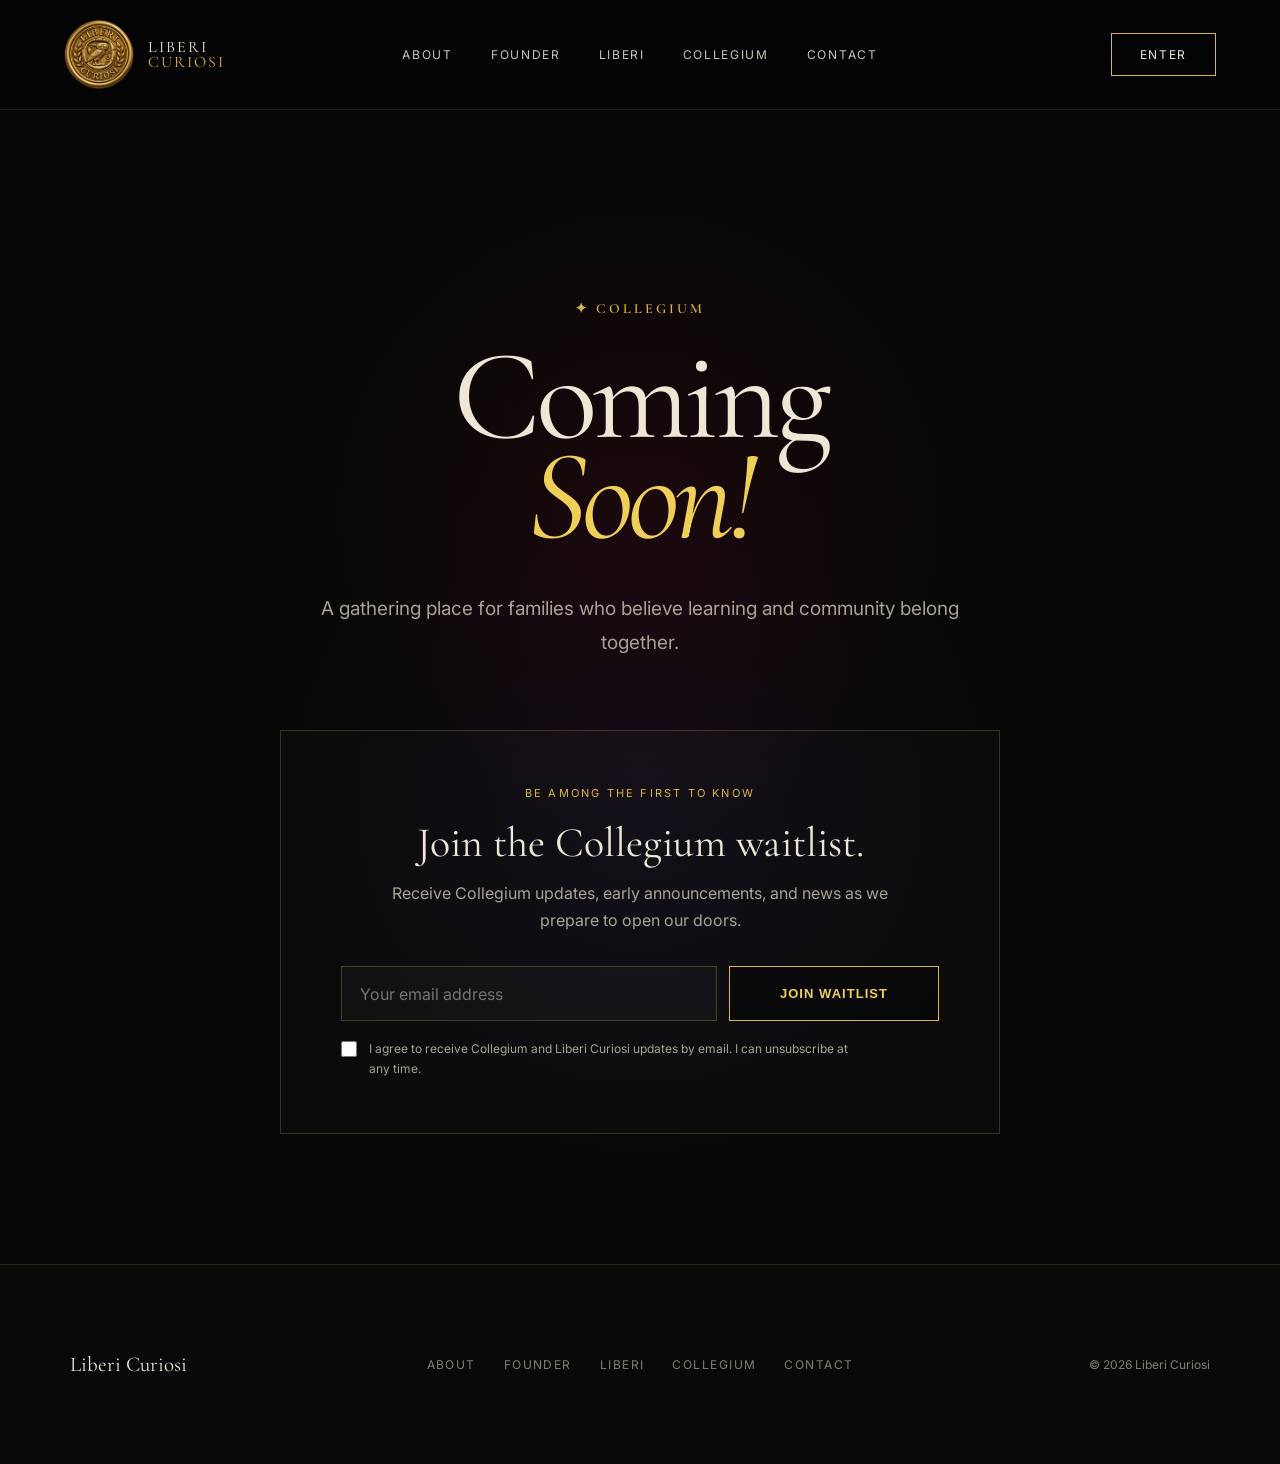
<file: collegium.html>
<!DOCTYPE html>
<html lang="en">
<head>
  <meta charset="UTF-8" />
  <meta name="viewport" content="width=device-width, initial-scale=1.0" />

  <title>Collegium | Liberi Curiosi</title>

  <meta
    name="description"
    content="Collegium by Liberi Curiosi is coming soon."
  />

  <link rel="stylesheet" href="styles.css" />
</head>

<body>

  <header class="site-header">

    <a class="brand" href="index.html">
      <img
        src="assets/libericuriosiLogo.png"
        alt="Liberi Curiosi"
        class="brand-logo"
      />

      <div class="brand-name">
        <span>LIBERI</span>
        <span>CURIOSI</span>
      </div>
    </a>

    <nav class="desktop-nav">
      <a href="index.html#philosophy">About</a>
      <a href="founder.html">Founder</a>
      <a href="index.html#liberi">Liberi</a>
      <a href="collegium.html" aria-current="page">Collegium</a>
      <a href="contact.html">Contact</a>
    </nav>

    <a href="index.html#liberi" class="nav-enter">
      Enter
    </a>

    <button
      class="menu-button"
      id="menuButton"
      aria-label="Open navigation"
      aria-expanded="false"
    >
      <span></span>
      <span></span>
    </button>

  </header>


  <main>

    <section class="coming-soon-page">

      <div class="coming-soon-content">

        <p class="eyebrow">
          ✦ COLLEGIUM
        </p>

        <h1>
          Coming
          <span>Soon!</span>
        </h1>

        <p class="coming-soon-lead">
          A gathering place for families who believe learning
          and community belong together.
        </p>

        <div class="waitlist-box">

          <p class="waitlist-label">
            BE AMONG THE FIRST TO KNOW
          </p>

          <h2>
            Join the Collegium waitlist.
          </h2>

          <p>
            Receive Collegium updates, early announcements,
            and news as we prepare to open our doors.
          </p>

          <form
            id="collegiumWaitlist"
            class="waitlist-form"
            action="https://assets.mailerlite.com/jsonp/2618912/forms/197899436976768760/subscribe"
            method="POST"
            target="mailerLiteFrame"
            >

            <input
              type="hidden"
              name="subject"
              value="Collegium Waitlist"
            />

            <input
              type="hidden"
              name="signup_type"
              value="Collegium Waitlist / Newsletter"
            />

            <div class="waitlist-fields">

              <input
                type="email"
                name="fields[email]"
                placeholder="Your email address"
                aria-label="Email address"
                autocomplete="email"
                required
                />

              <button
                type="submit"
                class="button button-secondary"
              >
                Join Waitlist
              </button>

            </div>
        


            <label class="newsletter-consent">
            <input
                type="checkbox"
                name="newsletter_consent"
                value="yes"
                required
            />

            <span>
                I agree to receive Collegium and Liberi Curiosi
                updates by email. I can unsubscribe at any time.
            </span>
            </label>
          </form>
        <iframe
            name="mailerLiteFrame"
            id="mailerLiteFrame"
            style="display: none;"
            ></iframe>
        <input
            type="hidden"
            name="ml-submit"
            value="1"
            />

            <input
            type="hidden"
            name="anticsrf"
            value="true"
            />

          <div
            class="waitlist-success"
            id="waitlistSuccess"
            hidden
          >

            <p class="eyebrow">
              ✦ WELCOME TO THE LIST
            </p>

            <h3>You're on the list.</h3>

            <p>
              Thank you for your interest in Collegium.
              We'll keep you informed as we get closer to launch.
            </p>

            <a
              href="index.html"
              class="button button-secondary"
            >
              Return Home
            </a>

          </div>

        </div>

      </div>

    </section>

  </main>


  <footer>

    <div class="footer-brand">
      <span>Liberi Curiosi</span>
    </div>

    <div class="footer-links">
      <a href="index.html#philosophy">About</a>
      <a href="founder.html">Founder</a>
      <a href="index.html#liberi">Liberi</a>
      <a href="collegium.html">Collegium</a>
      <a href="contact.html">Contact</a>
    </div>

    <p class="copyright">
      © <span id="year"></span> Liberi Curiosi
    </p>

  </footer>


  <div class="mobile-nav" id="mobileNav">
    <a href="index.html#philosophy">About</a>
    <a href="founder.html">Founder</a>
    <a href="index.html#liberi">Liberi</a>
    <a href="collegium.html">Collegium</a>
    <a href="contact.html">Contact</a>
  </div>


  <script src="script.js"></script>

<script>
  const waitlistForm =
    document.getElementById("collegiumWaitlist");

  const waitlistSuccess =
    document.getElementById("waitlistSuccess");

  if (waitlistForm && waitlistSuccess) {

    waitlistForm.addEventListener(
      "submit",
      function() {

        const button =
          waitlistForm.querySelector(
            'button[type="submit"]'
          );

        button.disabled = true;
        button.textContent = "Joining...";

        setTimeout(function() {

          waitlistForm.reset();

          waitlistForm.style.display =
            "none";

          waitlistSuccess.hidden =
            false;

        }, 1200);

      }
    );

  }
</script>

</body>
</html>
</file>
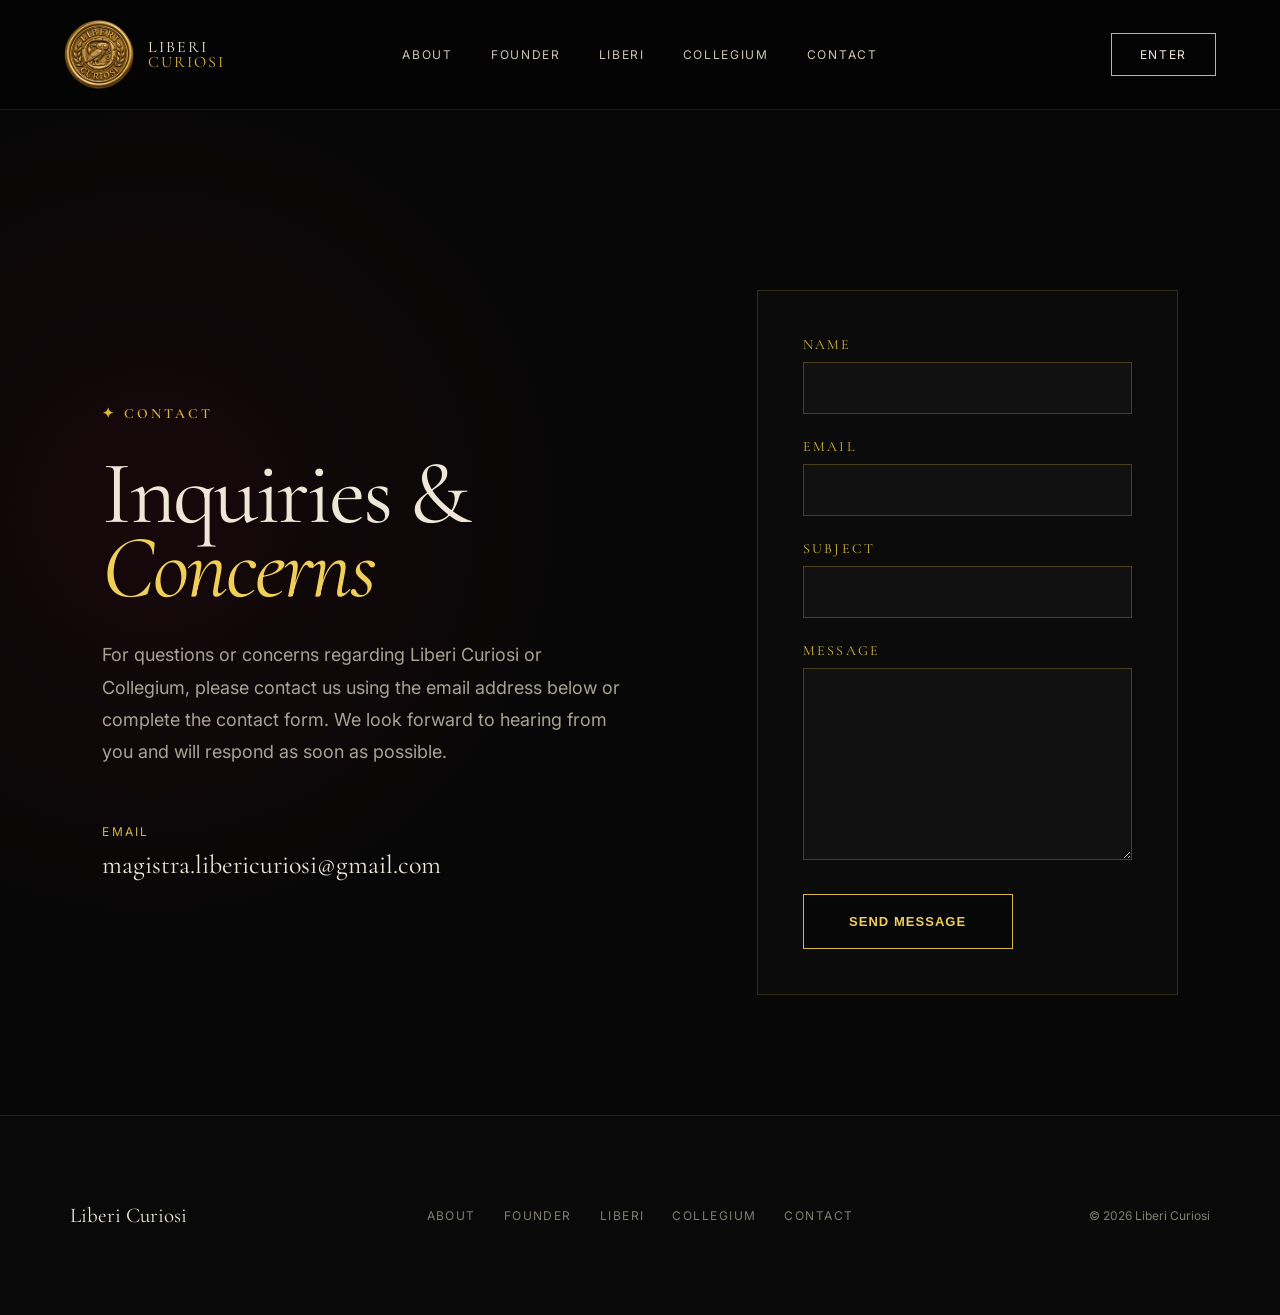
<file: contact.html>
<!DOCTYPE html>
<html lang="en">
<head>
  <meta charset="UTF-8" />
  <meta name="viewport" content="width=device-width, initial-scale=1.0" />

  <title>Contact | Liberi Curiosi</title>

  <meta
    name="description"
    content="Contact Liberi Curiosi."
  />

  <link rel="stylesheet" href="styles.css" />
</head>

<body>

  <header class="site-header">

    <a class="brand" href="index.html">
      <img
        src="assets/libericuriosiLogo.png"
        alt="Liberi Curiosi"
        class="brand-logo"
      />

      <div class="brand-name">
        <span>LIBERI</span>
        <span>CURIOSI</span>
      </div>
    </a>

    <nav class="desktop-nav">
      <a href="index.html#philosophy">About</a>
      <a href="founder.html">Founder</a>
      <a href="index.html#liberi">Liberi</a>
      <a href="index.html#collegium">Collegium</a>
      <a href="contact.html" aria-current="page">Contact</a>
    </nav>

    <a href="index.html#liberi" class="nav-enter">
      Enter
    </a>

    <button
      class="menu-button"
      id="menuButton"
      aria-label="Open navigation"
      aria-expanded="false"
    >
      <span></span>
      <span></span>
    </button>

  </header>


  <main>

    <section class="contact-page">

      <div class="contact-intro">

        <p class="eyebrow">
          ✦ CONTACT
        </p>

        <h1>
            Inquiries &
            <span>Concerns</span>
            </h1>

            <p>
            For questions or concerns regarding Liberi Curiosi or Collegium,
            please contact us using the email address below or complete the
            contact form. We look forward to hearing from you and will respond
            as soon as possible.
            </p>
        <div class="contact-email">
          <span>Email</span>
          <a href="mailto:magistra.libericuriosi@gmail.com">
            magistra.libericuriosi@gmail.com
          </a>
        </div>

      </div>


      <div class="contact-form-wrap">

        <form
            class="contact-form"
            id="contactForm"
            action="https://formspree.io/f/xdeolrdq"
            method="POST"
            >

          <div class="form-group">
            <label for="name">Name</label>
            <input
              type="text"
              id="name"
              name="name"
              required
            />
          </div>

          <div class="form-group">
            <label for="email">Email</label>
            <input
                type="email"
                id="email"
                name="email"
                autocomplete="email"
                required
                />
          </div>

          <div class="form-group">
            <label for="subject">Subject</label>
            <input
              type="text"
              id="subject"
              name="subject"
              required
            />
          </div>

          <div class="form-group">
            <label for="message">Message</label>
            <textarea
              id="message"
              name="message"
              rows="8"
              required
            ></textarea>
          </div>

          <button
            type="submit"
            class="button button-secondary contact-submit"
          >
            Send Message
          </button>

        </form>
    
    <div class="form-success" id="formSuccess" hidden>

        <p class="eyebrow">✦ MESSAGE RECEIVED</p>

        <h2>Thank you.</h2>

        <p>
            Your message has been sent to Liberi Curiosi.
            We will respond as soon as possible.
        </p>

        <a href="index.html" class="button button-secondary">
            Return Home
        </a>

        </div>
      </div>

    </section>

  </main>


  <footer>

    <div class="footer-brand">
      <span>Liberi Curiosi</span>
    </div>

    <div class="footer-links">
      <a href="index.html#philosophy">About</a>
      <a href="founder.html">Founder</a>
      <a href="index.html#liberi">Liberi</a>
      <a href="index.html#collegium">Collegium</a>
      <a href="contact.html">Contact</a>
    </div>

    <p class="copyright">
      © <span id="year"></span> Liberi Curiosi
    </p>

  </footer>


  <div class="mobile-nav" id="mobileNav">
    <a href="index.html#philosophy">About</a>
    <a href="founder.html">Founder</a>
    <a href="index.html#liberi">Liberi</a>
    <a href="index.html#collegium">Collegium</a>
    <a href="contact.html">Contact</a>
  </div>


  <script src="script.js"></script>

    <script>
    const form = document.getElementById("contactForm");
    const success = document.getElementById("formSuccess");

    form.addEventListener("submit", async function(event) {
        event.preventDefault();

        const button = form.querySelector('button[type="submit"]');

        button.disabled = true;
        button.textContent = "Sending...";

        try {
        const response = await fetch(
            "https://formspree.io/f/xdeolrdq",
            {
            method: "POST",
            body: new FormData(form),
            headers: {
                "Accept": "application/json"
            }
            }
        );

        if (response.ok) {
            form.reset();
            form.style.display = "none";
            success.hidden = false;
        } else {
            button.disabled = false;
            button.textContent = "Send Message";

            alert(
            "Your message could not be sent. Please try again."
            );
        }

        } catch (error) {
        button.disabled = false;
        button.textContent = "Send Message";

        alert(
            "Your message could not be sent. Please try again."
        );
        }
    });
    </script>

    </body>
    </html>
</file>
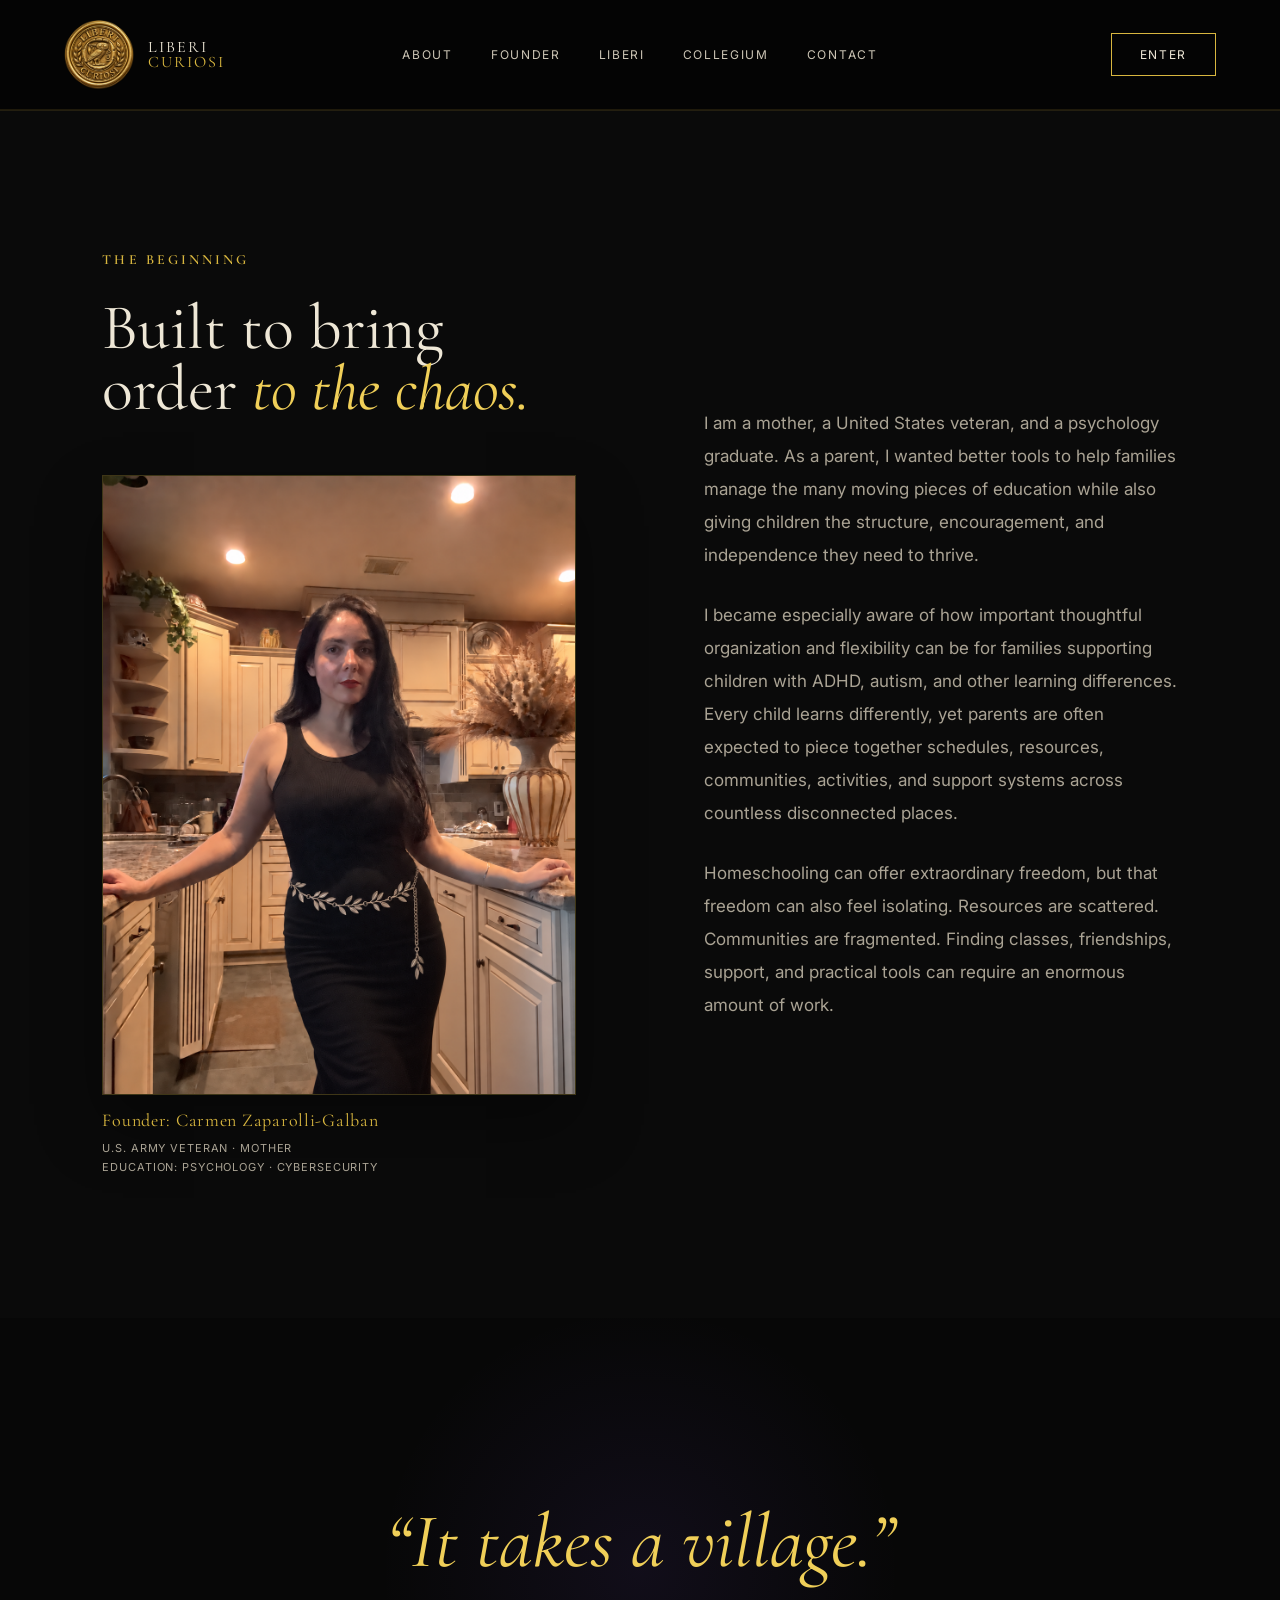
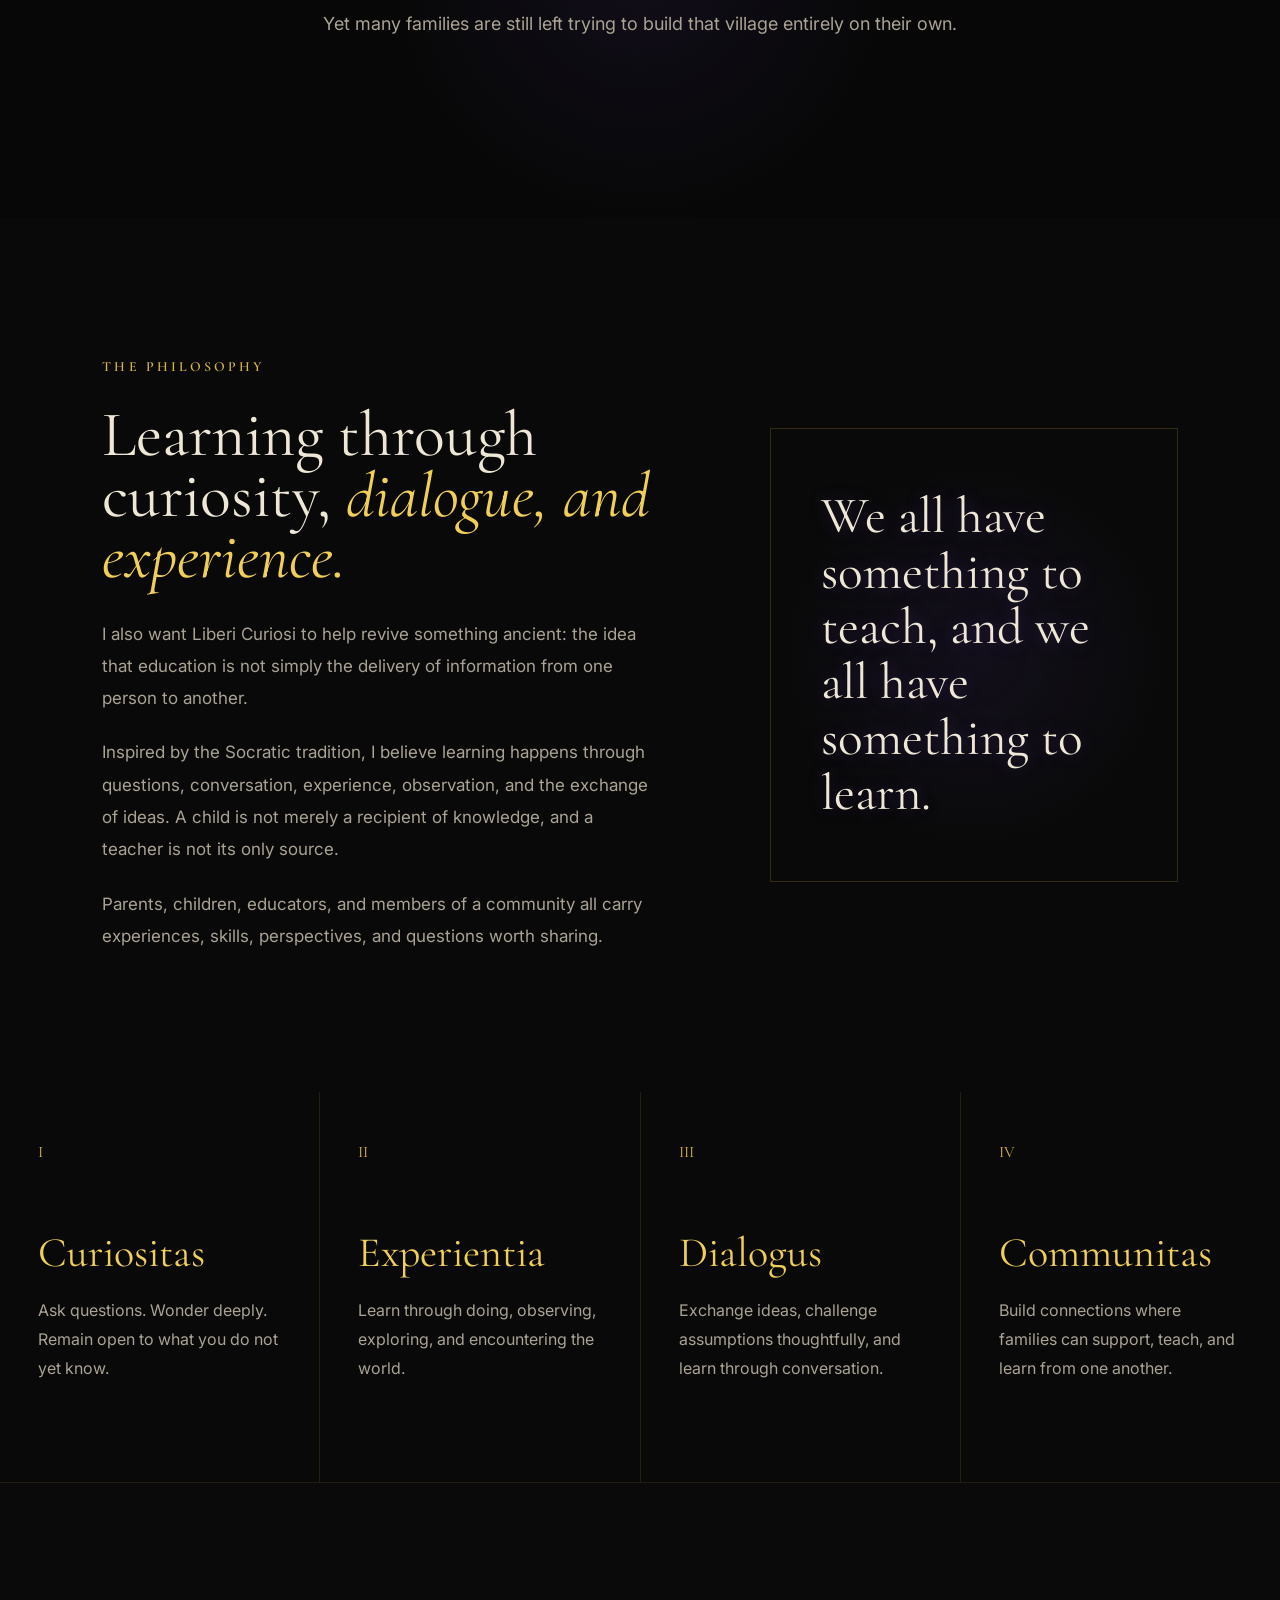
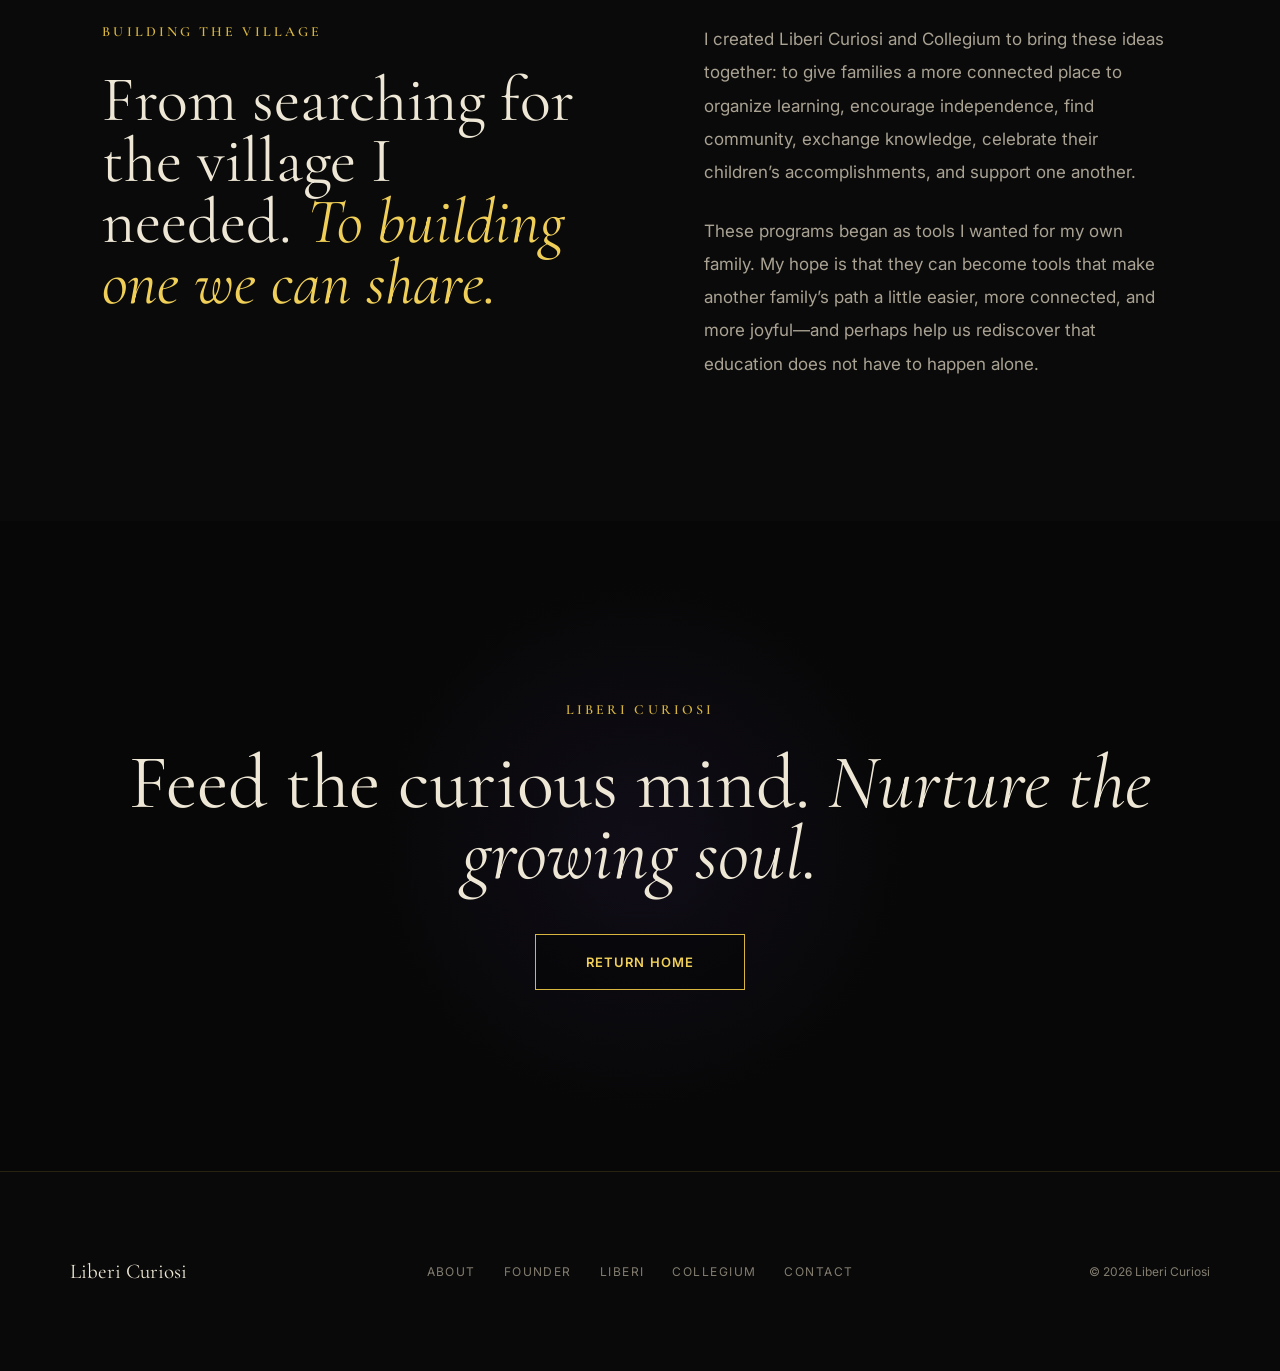
<file: founder.html>
<!DOCTYPE html>
<html lang="en">

<head>
  <meta charset="UTF-8" />
  <meta name="viewport" content="width=device-width, initial-scale=1.0" />

  <title>Founder | Liberi Curiosi</title>

  <meta
    name="description"
    content="The story and educational philosophy behind Liberi Curiosi."
  />

  <link rel="stylesheet" href="styles.css" />
</head>

<body>

  <header class="site-header">

    <a class="brand" href="index.html">
      <img
        src="assets/libericuriosiLogo.png"
        alt="Liberi Curiosi"
        class="brand-logo"
      />

      <div class="brand-name">
        <span>LIBERI</span>
        <span>CURIOSI</span>
      </div>
    </a>

    <nav class="desktop-nav">
      <a href="index.html#philosophy">About</a>
      <a href="founder.html" aria-current="page">Founder</a>
      <a href="index.html#liberi">Liberi</a>
      <a href="collegium.html">Collegium</a>
      <a href="contact.html">Contact</a>
    </nav>

    <a href="index.html#liberi" class="nav-enter">
      Enter
    </a>

    <button
      class="menu-button"
      id="menuButton"
      aria-label="Open navigation"
      aria-expanded="false"
    >
      <span></span>
      <span></span>
    </button>

  </header>


  <main>

   


    <section class="founder-story">

      <div class="founder-story-heading">

        <p class="section-label">
          THE BEGINNING
        </p>

        <h2>
            Built to bring order
            <em>to the chaos.</em>
        </h2>
    <div class="founder-story-photo">
        <img
            src="assets/founder.jpg"
            alt="Founder of Liberi Curiosi"
        />

        <div class="founder-photo-info">

        <div class="founder-photo-name">
            Founder: Carmen Zaparolli-Galban
        </div>

        <div class="founder-photo-experience">
            <p>U.S. Army Veteran · Mother</p>
            <p>Education: Psychology · Cybersecurity</p>
        </div>

        </div>
        </div>
        </div>
      </div>

      <div class="founder-story-copy">

        <p>
          I am a mother, a United States veteran, and a psychology graduate.
          As a parent, I wanted better tools to help families manage the many
          moving pieces of education while also giving children the structure,
          encouragement, and independence they need to thrive.
        </p>

        <p>
          I became especially aware of how important thoughtful organization
          and flexibility can be for families supporting children with ADHD,
          autism, and other learning differences. Every child learns
          differently, yet parents are often expected to piece together
          schedules, resources, communities, activities, and support systems
          across countless disconnected places.
        </p>

        <p>
          Homeschooling can offer extraordinary freedom, but that freedom can
          also feel isolating. Resources are scattered. Communities are
          fragmented. Finding classes, friendships, support, and practical
          tools can require an enormous amount of work.
        </p>

      </div>

    </section>


    <section class="founder-belief">

      <div class="roman-rule"></div>

      <blockquote>
        “It takes a village.”
      </blockquote>

      <p class="founder-belief-copy">
        Yet many families are still left trying to build that village
        entirely on their own.
      </p>

      <div class="roman-rule"></div>

    </section>


    <section class="founder-socratic">

      <div class="founder-socratic-copy">

        <p class="section-label">
          THE PHILOSOPHY
        </p>

        <h2>
          Learning through curiosity,
          <em>dialogue, and experience.</em>
        </h2>

        <p>
          I also want Liberi Curiosi to help revive something ancient:
          the idea that education is not simply the delivery of information
          from one person to another.
        </p>

        <p>
          Inspired by the Socratic tradition, I believe learning happens
          through questions, conversation, experience, observation, and the
          exchange of ideas. A child is not merely a recipient of knowledge,
          and a teacher is not its only source.
        </p>

        <p>
          Parents, children, educators, and members of a community all carry
          experiences, skills, perspectives, and questions worth sharing.
        </p>

      </div>

      <div class="founder-quote-card">

        <p>
          We all have something to teach,
          and we all have something to learn.
        </p>

      </div>

    </section>


    <section class="founder-principles">

      <div class="principle">

        <span class="principle-number">I</span>

        <h3>Curiositas</h3>

        <p>
          Ask questions. Wonder deeply. Remain open to what you do not yet know.
        </p>

      </div>

      <div class="principle">

        <span class="principle-number">II</span>

        <h3>Experientia</h3>

        <p>
          Learn through doing, observing, exploring, and encountering the world.
        </p>

      </div>

      <div class="principle">

        <span class="principle-number">III</span>

        <h3>Dialogus</h3>

        <p>
          Exchange ideas, challenge assumptions thoughtfully, and learn through conversation.
        </p>

      </div>

      <div class="principle">

        <span class="principle-number">IV</span>

        <h3>Communitas</h3>

        <p>
          Build connections where families can support, teach, and learn from one another.
        </p>

      </div>

    </section>


    <section class="founder-building">

      <div class="founder-story-heading">

        <p class="section-label">
          BUILDING THE VILLAGE
        </p>

        <h2>
            From searching for the village I needed.
            <em>To building one we can share.</em>
        </h2>

      </div>

      <div class="founder-story-copy">

        <p>
          I created Liberi Curiosi and Collegium to bring these ideas together:
          to give families a more connected place to organize learning,
          encourage independence, find community, exchange knowledge,
          celebrate their children’s accomplishments, and support one another.
        </p>

        <p>
          These programs began as tools I wanted for my own family. My hope is
          that they can become tools that make another family’s path a little
          easier, more connected, and more joyful—and perhaps help us
          rediscover that education does not have to happen alone.
        </p>

      </div>

    </section>


    <section class="founder-closing">

      <p class="eyebrow">
        LIBERI CURIOSI
      </p>

      <h2>
        Feed the curious mind.
        <em>Nurture the growing soul.</em>
     </h2>

      <a
        href="index.html"
        class="button button-secondary"
      >
        Return Home
      </a>

    </section>

  </main>


  <footer>

    <div class="footer-brand">
      <span>Liberi Curiosi</span>
    </div>

    <div class="footer-links">
      <a href="index.html#philosophy">About</a>
      <a href="founder.html">Founder</a>
      <a href="index.html#liberi">Liberi</a>
      <a href="collegium.html">Collegium</a>
      <a href="contact.html">Contact</a>
    </div>

    <p class="copyright">
      © <span id="year"></span> Liberi Curiosi
    </p>

  </footer>


  <div class="mobile-nav" id="mobileNav">
    <a href="index.html#philosophy">About</a>
    <a href="founder.html">Founder</a>
    <a href="index.html#liberi">Liberi</a>
    <a href="collegium.html">Collegium</a>
    <a href="contact.html">Contact</a>
  </div>

  <script src="script.js"></script>

</body>

</html>
</file>
<file: styles.css>
@import url('https://fonts.googleapis.com/css2?family=Cormorant+Garamond:wght@400;500;600&family=Inter:wght@300;400;500;600&display=swap');


:root {
  --black: #090909;
  --black-soft: #101010;

  --ivory: #eee7d6;
  --stone: #aaa394;

  --gold: #d8b63f;
  --gold-bright: #f0cf58;

  --burgundy: #730f22;

  --border: rgba(216, 182, 63, 0.28);
}


* {
  box-sizing: border-box;
  margin: 0;
  padding: 0;
}


html {
  scroll-behavior: smooth;
}


body {
  background: var(--black);
  color: var(--ivory);

  font-family: "Inter", sans-serif;

  overflow-x: hidden;
}


a {
  color: inherit;
  text-decoration: none;
}


/* HEADER */

.site-header {
  position: fixed;
  top: 0;
  left: 0;
  right: 0;

  width: 100%;
  height: 110px;

  z-index: 1000;

  display: grid;
  grid-template-columns: 1fr auto 1fr;
  align-items: center;

  padding: 0 5vw;

  background: rgba(5, 5, 5, 0.96);

  border-bottom: 1px solid rgba(216, 182, 63, 0.12);

  backdrop-filter: blur(10px);
}
main {
  padding-top: 110px;
}

.brand {
  display: flex;
  align-items: center;
  gap: 14px;

  justify-self: start;
}

.brand-logo {
  width: 70px;
  height: 70px;

  display: block;

  object-fit: contain;

  flex-shrink: 0;
}


.brand-name {
  display: flex;
  flex-direction: column;

  font-family: "Cormorant Garamond", serif;

  letter-spacing: .13em;
  line-height: .9;

  color: var(--ivory);
}


.brand-name span:last-child {
  color: var(--gold);
}


.desktop-nav {
  display: flex;
  align-items: center;
  justify-content: center;

  gap: 38px;

  justify-self: center;

  font-size: 12px;
  text-transform: uppercase;
  letter-spacing: .14em;

  color: #ccc5b5;
}


.desktop-nav a {
  transition: color .25s ease;
}


.desktop-nav a:hover {
  color: var(--gold-bright);
}


.nav-enter {
  justify-self: end;

  border: 1px solid var(--gold);
  padding: 13px 28px;

  text-transform: uppercase;
  letter-spacing: .14em;

  font-size: 12px;

  color: var(--ivory);
}


.menu-button {
  display: none;

  background: none;
  border: none;

  width: 34px;
  cursor: pointer;
}


.menu-button span {
  display: block;

  width: 100%;
  height: 1px;

  background: var(--ivory);

  margin: 8px 0;
}


/* HERO */

.hero {
  position: relative;

  min-height: 100vh;

  display: flex;
  align-items: center;

  padding: 150px 5.5vw 100px;

  overflow: hidden;
}


.hero-background {
  position: absolute;
  inset: 0;

  background:
    linear-gradient(
      90deg,
      rgba(4,4,4,.12),
      rgba(4,4,4,.30)
    ),
    url("assets/hero.jpg");

  background-size: cover;
  background-position: center;

  transform: scale(1.02);
}


.hero-shadow {
  position: absolute;
  inset: 0;

  background:
    linear-gradient(
      90deg,
      rgba(5,5,5,.96) 0%,
      rgba(5,5,5,.84) 34%,
      rgba(5,5,5,.25) 66%,
      rgba(5,5,5,.60) 100%
    ),
    linear-gradient(
      to top,
      #090909 0%,
      transparent 30%
    );
}


.hero-content {
  position: relative;
  z-index: 2;

  width: min(850px, 90%);
}


.eyebrow,
.section-label {
  color: var(--gold);

  font-family: "Cormorant Garamond", serif;
  font-weight: 600;

  letter-spacing: .22em;
  font-size: 14px;
}


.hero h1 {
  font-family: "Cormorant Garamond", serif;
  font-weight: 400;

  font-size: clamp(68px, 7vw, 118px);
  line-height: .86;

  letter-spacing: -.03em;

  margin: 42px 0 36px;
}


.hero h1 span {
  display: block;
  color: var(--gold-bright);
}


.hero-copy {
  max-width: 700px;

  font-size: 19px;
  line-height: 1.8;

  color: #aaa496;
}


.hero-actions {
  margin-top: 42px;

  display: flex;
  gap: 16px;
  flex-wrap: wrap;
}


.button {
  min-width: 210px;

  padding: 19px 28px;

  text-align: center;

  text-transform: uppercase;
  letter-spacing: .08em;

  font-size: 13px;
  font-weight: 600;

  border: 1px solid var(--gold);

  transition: .25s ease;
}


.button-primary {
  color: #17130a;
  background: var(--gold-bright);
}


.button-primary:hover {
  background: #ffe078;
}


.button-secondary {
  background: rgba(0,0,0,.35);
  color: var(--gold-bright);
}


.button-secondary:hover {
  background: rgba(216,182,63,.10);
}


.hero-scroll {
  position: absolute;
  z-index: 2;

  bottom: 40px;
  right: 5.5vw;

  display: flex;
  align-items: center;
  gap: 15px;

  color: #8f897d;

  text-transform: uppercase;
  font-size: 10px;
  letter-spacing: .18em;
}


.scroll-line {
  width: 70px;
  height: 1px;
  background: #777065;
}


/* PHILOSOPHY */

.philosophy {
  position: relative;

  min-height: 760px;

  padding: 150px 8vw;

  display: grid;
  grid-template-columns: 1.1fr .8fr;
  gap: 10vw;

  background:
    radial-gradient(
      circle at 5% 30%,
      rgba(108,15,32,.15),
      transparent 33%
    ),
    #090909;

  border-top: 1px solid rgba(255,255,255,.04);
}


.section-number {
  position: absolute;

  top: 80px;
  left: 5vw;

  font-family: "Cormorant Garamond", serif;
  font-size: 260px;

  color: rgba(216,182,63,.035);

  user-select: none;
}


.philosophy-heading {
  position: relative;
  z-index: 2;
}


.philosophy h2 {
  margin-top: 35px;

  font-family: "Cormorant Garamond", serif;
  font-weight: 400;

  font-size: clamp(52px, 5vw, 82px);
  line-height: .97;
}


.philosophy h2 em {
  color: var(--gold-bright);
  font-weight: 400;
}


.philosophy-copy {
  align-self: center;

  color: var(--stone);

  font-size: 17px;
  line-height: 1.9;
}


.philosophy-copy p + p {
  margin-top: 25px;
}


/* WORLDS */

.worlds {
  display: grid;
  grid-template-columns: 1fr 1fr;

  min-height: 760px;
}


.world-card {
  position: relative;

  min-height: 760px;

  display: flex;
  align-items: flex-end;

  padding: 70px;

  background-size: cover;
  background-position: center;

  overflow: hidden;
}


.liberi-card {
  background-image:
    linear-gradient(
      rgba(0,0,0,.1),
      rgba(0,0,0,.1)
    ),
    url("assets/liberi.jpg");
}


.collegium-card {
  background-image:
    linear-gradient(
      rgba(0,0,0,.1),
      rgba(0,0,0,.1)
    ),
    url("assets/collegium.jpg");
}


.world-card-overlay {
  position: absolute;
  inset: 0;

  background:
    linear-gradient(
      to top,
      rgba(5,5,5,.98),
      rgba(5,5,5,.43) 60%,
      rgba(5,5,5,.2)
    );

  transition: background .5s ease;
}


.world-card:hover .world-card-overlay {
  background:
    linear-gradient(
      to top,
      rgba(5,5,5,.98),
      rgba(5,5,5,.28) 60%,
      rgba(5,5,5,.1)
    );
}


.world-card-content {
  position: relative;
  z-index: 2;

  max-width: 520px;
}


.world-card h2 {
  font-family: "Cormorant Garamond", serif;

  font-weight: 400;
  font-size: clamp(60px, 5vw, 90px);

  margin: 15px 0;
}


.world-card p:not(.section-label) {
  color: #aaa496;

  line-height: 1.8;

  max-width: 480px;
}


.text-link {
  display: inline-flex;
  gap: 20px;

  margin-top: 30px;

  color: var(--gold-bright);

  font-family: "Cormorant Garamond", serif;
  font-size: 20px;

  border-bottom: 1px solid var(--gold);

  padding-bottom: 5px;
}


.text-link span {
  transition: transform .25s ease;
}


.text-link:hover span {
  transform: translateX(7px);
}


/* CLOSING */

.closing {
  min-height: 650px;

  display: flex;
  flex-direction: column;
  align-items: center;
  justify-content: center;

  text-align: center;

  padding: 120px 30px;

  background:
    radial-gradient(
      circle at center,
      rgba(112,12,31,.17),
      transparent 42%
    ),
    #080808;
}


.closing h2 {
  font-family: "Cormorant Garamond", serif;
  font-weight: 400;

  font-size: clamp(62px, 6vw, 102px);
  line-height: .9;

  margin: 28px 0;
}


.closing p:last-child {
  max-width: 660px;

  color: var(--stone);

  line-height: 1.8;
}


/* FOOTER */

footer {
  min-height: 200px;

  padding: 50px 5.5vw;

  border-top: 1px solid rgba(216,182,63,.15);

  display: grid;
  grid-template-columns: 1fr auto 1fr;
  align-items: center;

  color: #837d70;
}


.footer-brand {
  display: flex;
  align-items: center;
  gap: 12px;

  color: var(--ivory);

  font-family: "Cormorant Garamond", serif;
  font-size: 21px;
}


.footer-links {
  display: flex;
  gap: 28px;

  font-size: 12px;

  text-transform: uppercase;
  letter-spacing: .12em;
}


.footer-links a:hover {
  color: var(--gold);
}


.copyright {
  text-align: right;

  font-size: 12px;
}


/* MOBILE NAV */

.mobile-nav {
  display: none;
}


/* RESPONSIVE */

@media (max-width: 900px) {

  .desktop-nav {
    display: none;
  }


  .menu-button {
    display: block;
  }


  .mobile-nav {
    position: fixed;
    z-index: 90;

    inset: 0;

    background: rgba(5,5,5,.98);

    display: flex;
    flex-direction: column;
    align-items: center;
    justify-content: center;

    gap: 35px;

    font-family: "Cormorant Garamond", serif;
    font-size: 38px;

    transform: translateY(-100%);
    transition: transform .4s ease;
  }


  .mobile-nav.open {
    transform: translateY(0);
  }


  .hero {
    padding-left: 28px;
    padding-right: 28px;
  }


  .hero h1 {
    font-size: clamp(55px, 16vw, 85px);
  }


  .philosophy {
    grid-template-columns: 1fr;
    gap: 60px;

    padding:
      110px 30px;
  }


  .worlds {
    grid-template-columns: 1fr;
  }


  .world-card {
    padding: 45px 30px;
    min-height: 650px;
  }


  footer {
    grid-template-columns: 1fr;

    gap: 35px;

    text-align: center;
  }


  .footer-brand,
  .footer-links {
    justify-content: center;
  }


  .copyright {
    text-align: center;
  }

}
/* CONTACT PAGE */

.contact-page {
  min-height: 100vh;

  padding:
    180px 8vw
    120px;

  display: grid;

  grid-template-columns:
    1fr
    minmax(420px, .8fr);

  gap: 10vw;

  align-items: center;

  background:
    radial-gradient(
      circle at 12% 40%,
      rgba(112, 12, 31, .15),
      transparent 35%
    ),
    #070707;
}


.contact-intro h1 {
  margin: 35px 0;

  font-family:
    "Cormorant Garamond",
    serif;

  font-weight: 400;

  font-size:
    clamp(70px, 7vw, 120px);

  line-height: .82;

  letter-spacing: -.03em;
}


.contact-intro h1 span {
  display: block;

  color: var(--gold-bright);

  font-style: italic;
}


.contact-intro > p:not(.eyebrow) {
  max-width: 650px;

  color: var(--stone);

  font-size: 18px;

  line-height: 1.8;
}


.contact-email {
  margin-top: 55px;

  display: flex;
  flex-direction: column;

  gap: 10px;
}


.contact-email span {
  color: var(--gold);

  font-size: 12px;

  text-transform: uppercase;

  letter-spacing: .18em;
}


.contact-email a {
  color: var(--ivory);

  font-family:
    "Cormorant Garamond",
    serif;

  font-size: 26px;

  transition:
    color .25s ease,
    text-shadow .25s ease;
}


.contact-email a:hover {
  color: var(--purple-bright);

  text-shadow:
    0 0 10px var(--purple-glow),
    0 0 22px rgba(139, 92, 246, .45);
}


.contact-form-wrap {
  padding: 45px;

  border:
    1px solid
    rgba(216, 182, 63, .2);

  background:
    rgba(255,255,255,.015);
}


.contact-form {
  display: flex;
  flex-direction: column;

  gap: 24px;
}


.form-group {
  display: flex;
  flex-direction: column;

  gap: 9px;
}


.form-group label {
  color: var(--gold);

  font-family:
    "Cormorant Garamond",
    serif;

  font-size: 14px;

  letter-spacing: .16em;

  text-transform: uppercase;
}


.form-group input,
.form-group textarea {
  width: 100%;

  padding: 15px 17px;

  border:
    1px solid
    rgba(216, 182, 63, .28);

  background:
    rgba(255,255,255,.025);

  color: var(--ivory);

  font: inherit;

  outline: none;

  transition:
    border-color .25s ease,
    box-shadow .25s ease;
}


.form-group input:focus,
.form-group textarea:focus {
  border-color: var(--purple);

  box-shadow:
    0 0 8px var(--purple-glow),
    0 0 20px rgba(139, 92, 246, .20);
}


.contact-submit {
  align-self: flex-start;

  margin-top: 10px;

  cursor: pointer;
}


@media (max-width: 900px) {

  .contact-page {
    grid-template-columns: 1fr;

    padding:
      150px 30px
      90px;

    gap: 70px;
  }


  .contact-form-wrap {
    padding: 28px;
  }


  .contact-email a {
    font-size: 21px;
    word-break: break-word;
  }

}

.form-success {
  text-align: center;

  padding:
    70px 35px;

  border:
    1px solid
    rgba(139, 92, 246, .35);

  background:
    radial-gradient(
      circle at center,
      rgba(139, 92, 246, .10),
      transparent 60%
    );
}


.form-success h2 {
  margin:
    20px 0;

  font-family:
    "Cormorant Garamond",
    serif;

  font-size:
    clamp(55px, 5vw, 78px);

  font-weight: 400;

  color:
    var(--purple-bright);

  text-shadow:
    0 0 18px
    rgba(139, 92, 246, .35);
}


.form-success > p:not(.eyebrow) {
  max-width: 480px;

  margin:
    0 auto 35px;

  color:
    var(--stone);

  line-height: 1.8;
}
/* COLLEGIUM — COMING SOON */

.coming-soon-page {
  min-height: 100vh;

  padding:
    190px 8vw
    130px;

  display: flex;
  justify-content: center;
  align-items: center;

  text-align: center;

  background:
    radial-gradient(
      circle at 50% 35%,
      rgba(112, 12, 31, .18),
      transparent 32%
    ),
    radial-gradient(
      circle at 50% 60%,
      rgba(139, 92, 246, .06),
      transparent 38%
    ),
    #070707;
}


.coming-soon-content {
  width: 100%;
  max-width: 950px;
}


.coming-soon-content > h1 {
  margin: 30px 0;

  font-family:
    "Cormorant Garamond",
    serif;

  font-size:
    clamp(80px, 10vw, 150px);

  font-weight: 400;

  line-height: .78;

  letter-spacing: -.04em;
}


.coming-soon-content > h1 span {
  display: block;

  color: var(--gold-bright);

  font-style: italic;
}


.coming-soon-lead {
  max-width: 650px;

  margin:
    45px auto
    70px;

  color: var(--stone);

  font-size: 19px;

  line-height: 1.8;
}


.waitlist-box {
  max-width: 720px;

  margin: 0 auto;

  padding:
    55px 60px;

  border:
    1px solid
    rgba(216, 182, 63, .22);

  background:
    rgba(255,255,255,.015);
}


.waitlist-label {
  color: var(--gold);

  font-size: 11px;

  letter-spacing: .2em;

  text-transform: uppercase;
}


.waitlist-box h2 {
  margin:
    17px 0
    12px;

  font-family:
    "Cormorant Garamond",
    serif;

  font-size: 42px;

  font-weight: 400;

  color: var(--ivory);
}


.waitlist-box > p:not(.waitlist-label) {
  max-width: 520px;

  margin:
    0 auto
    32px;

  color: var(--stone);

  line-height: 1.7;
}


.waitlist-fields {
  display: grid;

  grid-template-columns:
    1fr auto;

  gap: 12px;

  margin-top: 32px;
}


.waitlist-fields input {
  min-width: 0;

  padding:
    15px 18px;

  border:
    1px solid
    rgba(216, 182, 63, .28);

  background:
    rgba(255,255,255,.025);

  color: var(--ivory);

  font: inherit;

  outline: none;

  transition:
    border-color .25s ease,
    box-shadow .25s ease;
}


.waitlist-fields input:focus {
  border-color: var(--purple);

  box-shadow:
    0 0 8px
    var(--purple-glow),
    0 0 20px
    rgba(139, 92, 246, .20);
}


.waitlist-success {
  padding:
    25px 10px
    10px;
}


.waitlist-success h3 {
  margin:
    18px 0
    12px;

  font-family:
    "Cormorant Garamond",
    serif;

  font-size: 48px;

  font-weight: 400;

  color: var(--purple-bright);

  text-shadow:
    0 0 18px
    rgba(139, 92, 246, .3);
}


.waitlist-success > p:not(.eyebrow) {
  max-width: 500px;

  margin:
    0 auto
    30px;

  color: var(--stone);

  line-height: 1.7;
}


@media (max-width: 700px) {

  .coming-soon-page {
    padding:
      155px 24px
      90px;
  }


  .waitlist-box {
    padding:
      40px 25px;
  }


  .waitlist-fields {
    grid-template-columns: 1fr;
  }


  .waitlist-fields .button {
    width: 100%;
  }

}
.newsletter-consent {
  display: flex;
  align-items: flex-start;
  gap: 12px;

  margin-top: 18px;

  color: var(--stone);

  font-size: 12px;
  line-height: 1.6;

  text-align: left;

  cursor: pointer;
}


.newsletter-consent input {
  width: 16px;
  height: 16px;

  margin-top: 2px;

  flex-shrink: 0;

  accent-color: var(--purple);

  cursor: pointer;
}


.newsletter-consent span {
  max-width: 500px;
}
/* FOUNDER PAGE */

.founder-hero {
  min-height: 100vh;

  padding:
    180px 8vw
    110px;

  display: grid;

  grid-template-columns:
    1.2fr
    .8fr;

  gap: 8vw;

  align-items: center;

  background:
    radial-gradient(
      circle at 76% 45%,
      rgba(216, 182, 63, .10),
      transparent 30%
    ),
    radial-gradient(
      circle at 15% 70%,
      rgba(139, 92, 246, .08),
      transparent 30%
    ),
    #070707;
}


.founder-kicker {
  margin-top: 22px;

  color: var(--stone);

  font-size: 11px;

  letter-spacing: .18em;
}


.founder-intro h1 {
  margin:
    38px 0
    32px;

  font-family:
    "Cormorant Garamond",
    serif;

  font-size:
    clamp(70px, 7vw, 120px);

  font-weight: 400;

  line-height: .82;

  letter-spacing: -.035em;
}


.founder-intro h1 span {
  display: block;

  color: var(--gold-bright);

  font-style: italic;
}


.founder-lead {
  color: var(--stone);

  font-size: 19px;

  line-height: 1.8;
}


.founder-mark {
  display: grid;

  place-items: center;
}


.founder-mark img {
  width:
    min(360px, 90%);

  filter:
    drop-shadow(
      0 25px 45px
      rgba(0,0,0,.8)
    );
}


.founder-story,
.founder-building {
  padding:
    140px 8vw;

  display: grid;

  grid-template-columns:
    1fr
    1fr;

  gap: 10vw;

  background:
    #0a0a0a;

  border-top:
    1px solid
    rgba(216,182,63,.12);
}


.founder-story-heading h2 {
  margin-top: 30px;

  font-family:
    "Cormorant Garamond",
    serif;

  font-size:
    clamp(55px, 5vw, 85px);

  font-weight: 400;

  line-height: .95;
}


.founder-story-heading em {
  color: var(--gold-bright);

  font-weight: 400;
}


.founder-story-copy {
  align-self: center;

  color: var(--stone);

  font-size: 17px;

  line-height: 1.95;
}


.founder-story-copy p + p {
  margin-top: 26px;
}


.founder-belief {
  min-height: 500px;

  padding:
    110px 12vw;

  display: flex;

  flex-direction: column;

  align-items: center;
  justify-content: center;

  text-align: center;

  background:
    radial-gradient(
      circle at center,
      rgba(139,92,246,.08),
      transparent 38%
    ),
    #070707;
}


.founder-belief blockquote {
  margin:
    55px 0
    20px;

  font-family:
    "Cormorant Garamond",
    serif;

  font-size:
    clamp(58px, 6vw, 100px);

  font-style: italic;

  color:
    var(--gold-bright);
}


.founder-belief-copy {
  max-width: 650px;

  margin-bottom: 55px;

  color: var(--stone);

  font-size: 18px;

  line-height: 1.8;
}


.founder-socratic {
  padding:
    140px 8vw;

  display: grid;

  grid-template-columns:
    1.15fr
    .85fr;

  gap: 9vw;

  align-items: center;

  background:
    #090909;
}


.founder-socratic-copy h2 {
  margin:
    30px 0;

  font-family:
    "Cormorant Garamond",
    serif;

  font-size:
    clamp(55px, 5vw, 84px);

  font-weight: 400;

  line-height: .95;
}


.founder-socratic-copy h2 em {
  color: var(--gold-bright);

  font-weight: 400;
}


.founder-socratic-copy > p:not(.section-label) {
  color: var(--stone);

  line-height: 1.9;

  font-size: 17px;
}


.founder-socratic-copy > p + p {
  margin-top: 22px;
}


.founder-quote-card {
  padding:
    60px 50px;

  border:
    1px solid
    rgba(216,182,63,.2);

  background:
    radial-gradient(
      circle at center,
      rgba(139,92,246,.08),
      transparent 65%
    );
}


.founder-quote-card p {
  font-family:
    "Cormorant Garamond",
    serif;

  font-size:
    clamp(40px, 4vw, 64px);

  line-height: 1.08;

  color:
    var(--purple-bright);

  text-shadow:
    0 0 18px
    rgba(139,92,246,.25);
}


.founder-principles {
  display: grid;

  grid-template-columns:
    repeat(4, 1fr);

  gap: 1px;

  background:
    rgba(216,182,63,.12);
}


.principle {
  min-height: 390px;

  padding:
    50px 38px;

  background:
    #090909;
}


.principle-number {
  display: block;

  margin-bottom: 65px;

  color: var(--gold);

  font-family:
    "Cormorant Garamond",
    serif;
}


.principle h3 {
  margin-bottom: 18px;

  font-family:
    "Cormorant Garamond",
    serif;

  font-size: 42px;

  font-weight: 400;

  color:
    var(--gold-bright);
}


.principle p {
  color: var(--stone);

  line-height: 1.8;
}


.founder-closing {
  min-height: 650px;

  padding:
    120px 30px;

  display: flex;

  flex-direction: column;

  align-items: center;
  justify-content: center;

  text-align: center;

  background:
    radial-gradient(
      circle at center,
      rgba(139,92,246,.07),
      transparent 38%
    ),
    #070707;
}


.founder-closing h2 {
  margin:
    30px 0
    45px;

  font-family:
    "Cormorant Garamond",
    serif;

  font-size:
    clamp(58px, 6vw, 92px);

  font-weight: 400;

  line-height: .92;
}


@media (max-width: 900px) {

  .founder-hero,
  .founder-story,
  .founder-building,
  .founder-socratic {
    grid-template-columns:
      1fr;
  }


  .founder-hero {
    padding:
      150px 30px
      90px;
  }


  .founder-story,
  .founder-building,
  .founder-socratic {
    padding:
      100px 30px;
  }


  .founder-principles {
    grid-template-columns:
      1fr;
  }


  .principle {
    min-height: auto;
  }

}

/* FOUNDER STORY PHOTO */

.founder-story-photo {
  margin-top: 55px;
}


.founder-story-photo img {
  width: 100%;
  height: 620px;

  display: block;

  object-fit: cover;
  object-position: center center;

  border:
    1px solid
    rgba(216, 182, 63, .25);

  box-shadow:
    0 30px 60px
    rgba(0, 0, 0, .35);
}


.founder-story-photo-caption {
  padding-top: 14px;

  color: var(--gold);

  font-size: 11px;

  letter-spacing: .12em;
  text-transform: uppercase;
}


@media (max-width: 900px) {

  .founder-story-photo img {
    height: auto;
  }

}
.founder-hero {
  grid-template-columns: 1fr;
}

.founder-intro {
  max-width: 1100px;
}
.founder-experience {
  max-width: 850px;

  margin-top: 12px;

  color: var(--gold);

  font-size: 10px;

  letter-spacing: .16em;

  line-height: 1.7;
}
.founder-photo-name {
  margin-top: 14px;

  color: var(--gold);

  font-family: "Cormorant Garamond", serif;
  font-size: 18px;
  letter-spacing: .04em;
}
.founder-photo-experience {
  margin-top: 8px;

  color: var(--stone);

  font-size: 11px;
  line-height: 1.8;
  letter-spacing: .08em;
  text-transform: uppercase;
}

.founder-photo-experience p {
  margin: 0;
}
/* =========================================
   LIBERI + COLLEGIUM — BALANCED TWO COLUMNS
   ========================================= */

.worlds {
  position: relative;

  display: grid;
  grid-template-columns: 1fr 1fr;

  min-height: 760px;
}


/* Make both sections begin at the same height */

.world-card {
  position: relative;

  min-height: 760px;

  display: flex;

  /* IMPORTANT:
     this replaces the old flex-end alignment */
  align-items: flex-start;

  padding:
    90px 70px
    70px;

  background-size: cover;
  background-position: center;

  overflow: hidden;
}


/* Keep the text above overlays/divider */

.world-card-content {
  position: relative;
  z-index: 3;

  width: 100%;
  max-width: 600px;
}


/* GOLD DIVIDER */

.worlds::before {
  content: "";

  position: absolute;

  z-index: 5;

  top: 55px;
  bottom: 55px;

  left: 50%;

  width: 1px;

  background:
    linear-gradient(
      to bottom,
      transparent,
      rgba(216, 182, 63, .75) 12%,
      rgba(216, 182, 63, .75) 88%,
      transparent
    );

  transform: translateX(-50%);

  pointer-events: none;
}


/* CENTER DIAMOND */

.worlds::after {
  content: "◆";

  position: absolute;

  z-index: 6;

  left: 50%;
  top: 50%;

  transform:
    translate(-50%, -50%)
    rotate(45deg);

  color: var(--gold-bright);

  font-size: 13px;

  line-height: 1;

  text-shadow:
    0 0 8px rgba(216, 182, 63, .35);

  pointer-events: none;
}
/* =========================================
   SHARE + SOCIAL BAR
   ========================================= */

.social-bar {
  display: flex;
  align-items: center;
  justify-content: center;
  gap: 12px;

  padding: 28px 20px 38px;

  background: var(--black);

  border-top:
    1px solid
    rgba(216, 182, 63, .12);
}


.share-button,
.social-button {
  height: 38px;

  display: inline-flex;
  align-items: center;
  justify-content: center;

  border:
    1px solid
    rgba(216, 182, 63, .28);

  border-radius: 999px;

  background: transparent;

  color: var(--stone);

  font-family: "Inter", sans-serif;
  font-size: 10px;
  letter-spacing: .14em;

  text-decoration: none;

  transition:
    color .25s ease,
    border-color .25s ease,
    box-shadow .25s ease,
    transform .25s ease;
}


.share-button {
  padding: 0 18px;

  cursor: pointer;
}


.social-button {
  width: 38px;
}


.share-button:hover,
.social-button:hover {
  color: var(--purple-bright);

  border-color: var(--purple);

  box-shadow:
    0 0 18px
    rgba(139, 92, 246, .28);

  transform: translateY(-2px);
}

/* =========================================
   MOBILE — STACK LIBERI + COLLEGIUM
   ========================================= */

@media (max-width: 900px) {

  .worlds {
    display: flex !important;
    flex-direction: column !important;

    width: 100%;
    min-height: 0;
  }


  .world-card {
    width: 100% !important;
    min-width: 0 !important;
    max-width: none !important;

    min-height: auto !important;

    padding: 70px 28px !important;

    display: block;
  }


  .world-card-content {
    width: 100% !important;
    max-width: 650px !important;

    margin: 0 auto;
  }


  .world-card-content p {
    width: 100%;
    max-width: 100%;
  }


  /* Remove desktop vertical divider */

  .worlds::before,
  .worlds::after {
    display: none;
  }


  /* Horizontal divider between Liberi + Collegium */

  .collegium-card {
    border-top:
      1px solid
      rgba(216, 182, 63, .55);
  }

}
</file>
